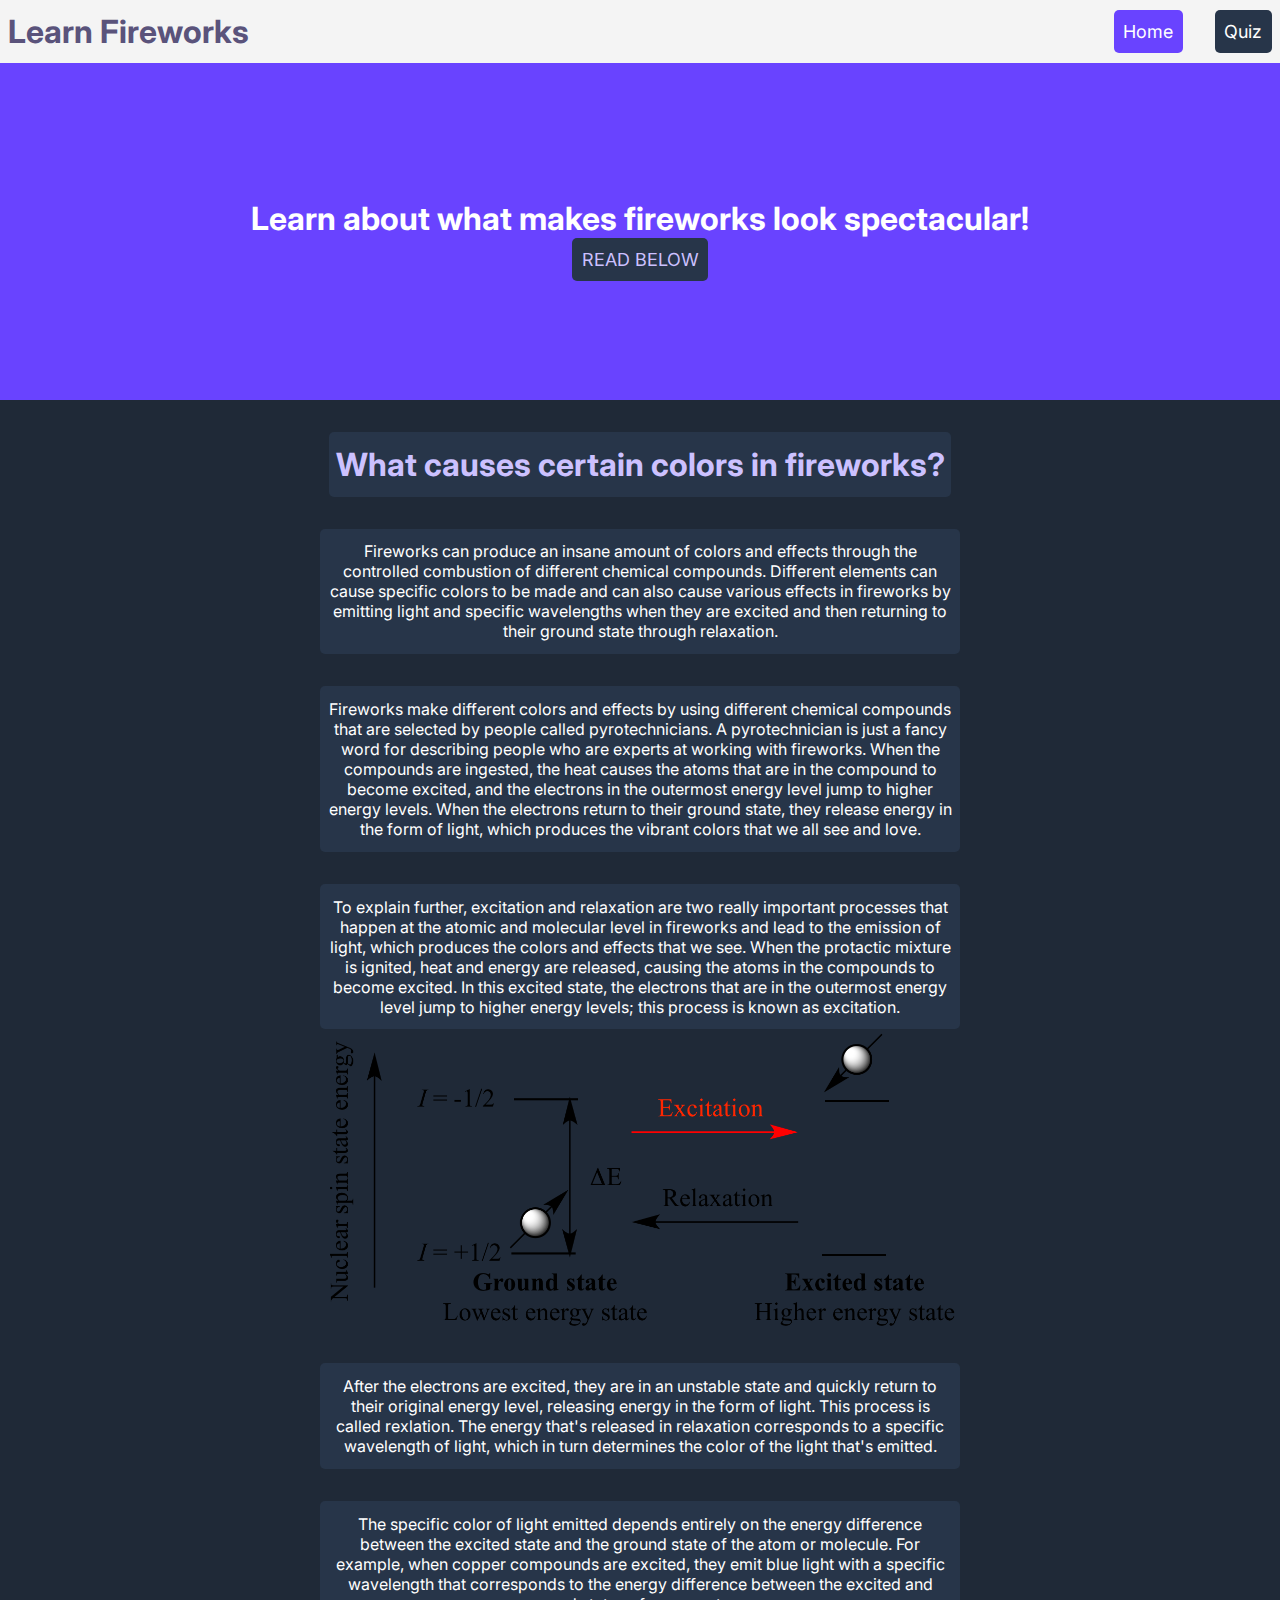
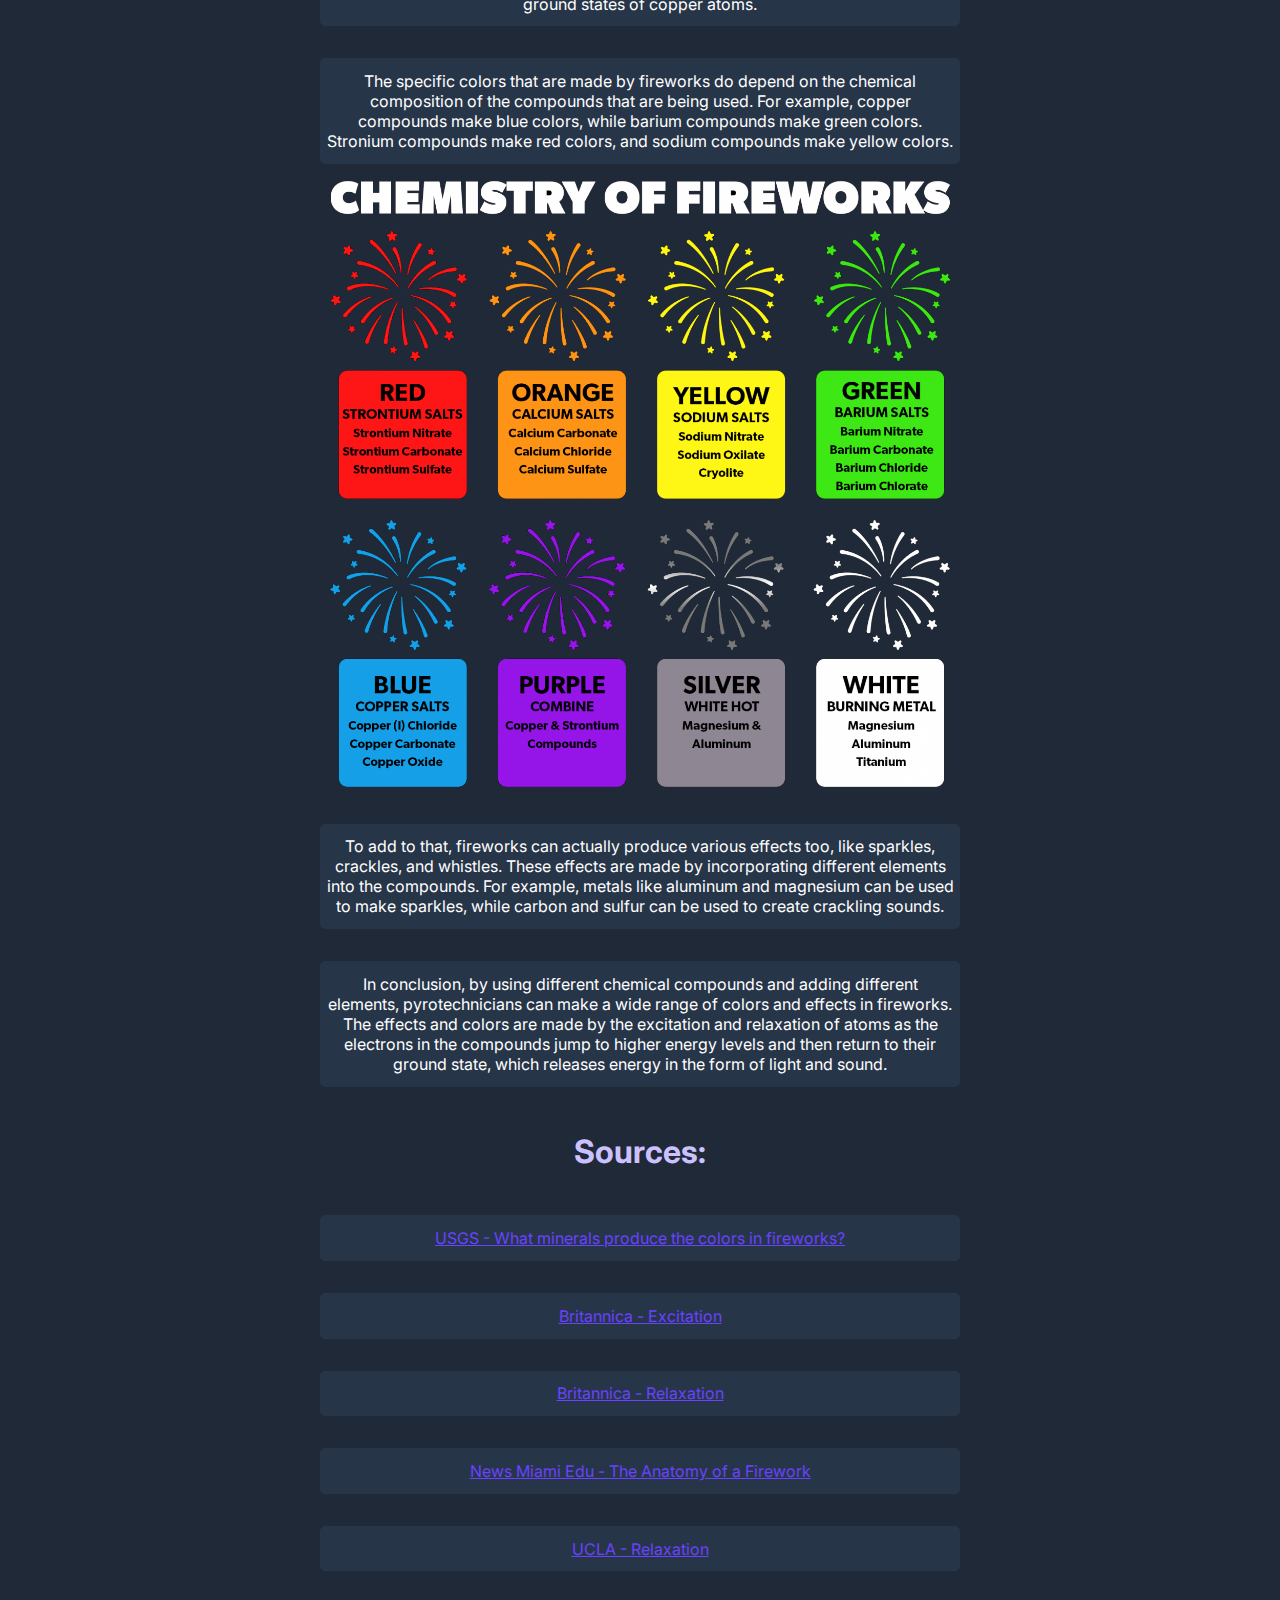
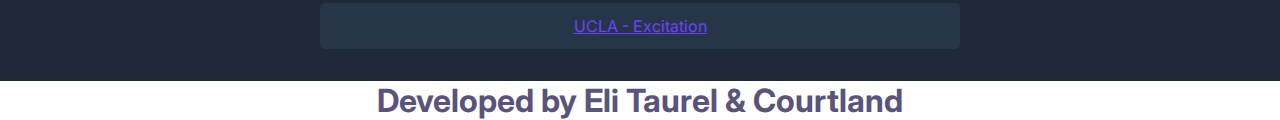
<file: index.html>
<!DOCTYPE html>
<html lang="en">
  <head>
    <meta charset="UTF-8" />
    <meta http-equiv="X-UA-Compatible" content="IE=edge" />
    <meta name="viewport" content="width=device-width, initial-scale=1.0" />
    <link rel="preconnect" href="https://fonts.googleapis.com" />
    <link rel="preconnect" href="https://fonts.gstatic.com" crossorigin />
    <link
      href="https://fonts.googleapis.com/css2?family=Inter:wght@300;400;500;600&family=Josefin+Sans:wght@500&family=Kavoon&display=swap"
      rel="stylesheet"
    />
    <title>Fireworks</title>
    <link href="style.css" rel="stylesheet" />
  </head>
  <body>
    <header>
      <h1>Learn Fireworks</h1>
      <div>
        <button type="button">Home</button>
        <button type="button"><a href="index2.html">Quiz</a></button> 
      </div>
    </header>
    <main>
      <section id="learn">
        <h1>Learn about what makes fireworks look spectacular!</h1>
        <button type="button"><a href="#down">READ BELOW</a></button>
      </section>
      <section id="information">
        <h1 id="down">What causes certain colors in fireworks?</h1>
        <div class="paragraphs">
          <p>
            Fireworks can produce an insane amount of colors and effects through
            the controlled combustion of different chemical compounds. Different
            elements can cause specific colors to be made and can also cause
            various effects in fireworks by emitting light and specific
            wavelengths when they are excited and then returning to their ground
            state through relaxation.
          </p>
          <p>
            Fireworks make different colors and effects by using different
            chemical compounds that are selected by people called
            pyrotechnicians. A pyrotechnician is just a fancy word for
            describing people who are experts at working with fireworks. When
            the compounds are ingested, the heat causes the atoms that are in
            the compound to become excited, and the electrons in the outermost
            energy level jump to higher energy levels. When the electrons return
            to their ground state, they release energy in the form of light,
            which produces the vibrant colors that we all see and love.
          </p>
          <p>
            To explain further, excitation and relaxation are two really
            important processes that happen at the atomic and molecular level in
            fireworks and lead to the emission of light, which produces the
            colors and effects that we see. When the protactic mixture is
            ignited, heat and energy are released, causing the atoms in the
            compounds to become excited. In this excited state, the electrons
            that are in the outermost energy level jump to higher energy levels;
            this process is known as excitation.
          </p>
          <img src="image1.png" />
          <p>
            After the electrons are excited, they are in an unstable state and
            quickly return to their original energy level, releasing energy in
            the form of light. This process is called rexlation. The energy
            that's released in relaxation corresponds to a specific wavelength
            of light, which in turn determines the color of the light that's
            emitted.
          </p>
          <p>
            The specific color of light emitted depends entirely on the energy
            difference between the excited state and the ground state of the
            atom or molecule. For example, when copper compounds are excited,
            they emit blue light with a specific wavelength that corresponds to
            the energy difference between the excited and ground states of
            copper atoms.
          </p>
          <p>
            The specific colors that are made by fireworks do depend on the
            chemical composition of the compounds that are being used. For
            example, copper compounds make blue colors, while barium compounds
            make green colors. Stronium compounds make red colors, and sodium
            compounds make yellow colors.
          </p>
          <img src="image2.png" />
          <p>
            To add to that, fireworks can actually produce various effects too,
            like sparkles, crackles, and whistles. These effects are made by
            incorporating different elements into the compounds. For example,
            metals like aluminum and magnesium can be used to make sparkles,
            while carbon and sulfur can be used to create crackling sounds.
          </p>
          <p>
            In conclusion, by using different chemical compounds and adding
            different elements, pyrotechnicians can make a wide range of colors
            and effects in fireworks. The effects and colors are made by the
            excitation and relaxation of atoms as the electrons in the compounds
            jump to higher energy levels and then return to their ground state,
            which releases energy in the form of light and sound.
          </p>
          <h1>Sources:</h1>
          <a
            href="https://www.usgs.gov/media/images/what-minerals-produce-colors-fireworks#:~:text=Mineral%20elements%20provide%20the%20color,blues%3B%20and%20sodium%20yields%20yellow."
            >USGS - What minerals produce the colors in fireworks?</a
          >
          <a href="https://www.britannica.com/science/excitation"
            >Britannica - Excitation</a
          >
          <a href="https://www.britannica.com/science/relaxation-phenomenon"
            >Britannica - Relaxation</a
          >
          <a
            href="https://news.miami.edu/stories/2018/06/the-anatomy-of-a-firework.html"
            >News Miami Edu - The Anatomy of a Firework</a
          >
          <a href="http://www.chem.ucla.edu/~harding/IGOC/R/relaxation.html"
            >UCLA - Relaxation</a
          >
          <a
            href="https://www.chem.ucla.edu/~harding/IGOC/E/excitation.html#:~:text=Excitation%3A%20The%20process%20of%20changing,I%20%3D%201%2D%2F2)."
            >UCLA - Excitation</a
          >
        </div>
      </section>
    </main>
    <footer>
      <h1>Developed by Eli Taurel & Courtland</h1>
    </footer>
  </body>
</html>
</file>
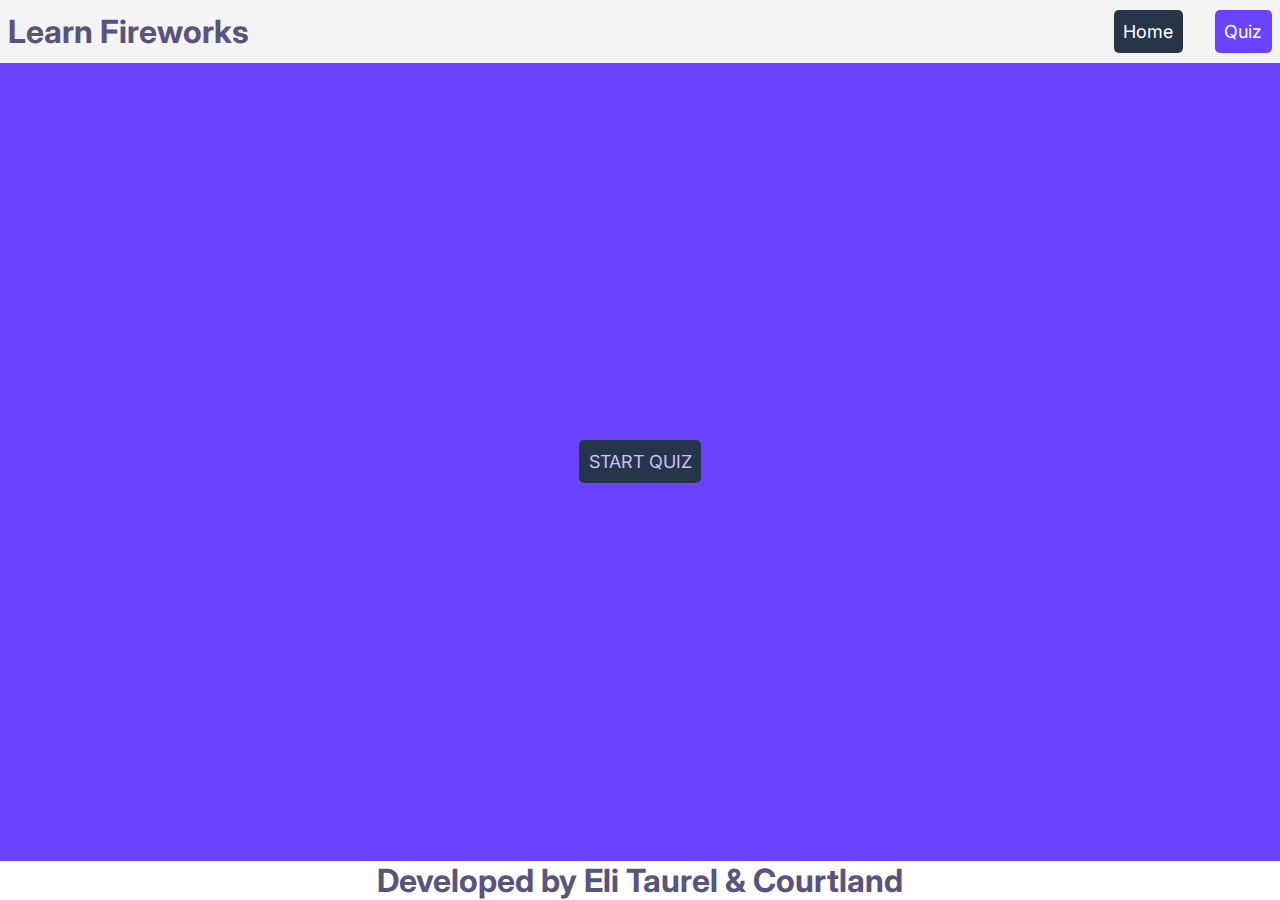
<file: index2.html>
<!DOCTYPE html>
<html lang="en">
  <head>
    <meta charset="UTF-8" />
    <meta http-equiv="X-UA-Compatible" content="IE=edge" />
    <meta name="viewport" content="width=device-width, initial-scale=1.0" />
    <link rel="preconnect" href="https://fonts.googleapis.com" />
    <link rel="preconnect" href="https://fonts.gstatic.com" crossorigin />
    <link
      href="https://fonts.googleapis.com/css2?family=Inter:wght@300;400;500;600&family=Josefin+Sans:wght@500&family=Kavoon&display=swap"
      rel="stylesheet"
    />
    <title>Fireworks</title>
    <link href="style2.css" rel="stylesheet" />
    <script src="script.js" defer></script>
  </head>
  <body>
    <header>
      <h1>Learn Fireworks</h1>
      <div>
        <button type="button"><a href="index.html">Home</a></button>
        <button type="button">Quiz</button> 
      </div>
    </header>
    <main>
      <button type="button" id="startQuiz">START QUIZ</button>
      <div class="containerQuestion"></div>
      <div class="containerQuestion"></div>
      <div class="containerQuestion"></div>
      <div class="containerQuestion"></div>
      <div class="containerQuestion"></div>
      <div class="containerQuestion"></div>
      <div class="containerQuestion"></div>
      <div class="containerQuestion"></div>
      <div class="containerQuestion"></div>
      <div class="containerQuestion"></div>
    </main>
    <footer>
      <h1>Developed by Eli Taurel & Courtland</h1>
    </footer>
  </body>
</html>
</file>
<file: style.css>
/* Default Styling Coded by Eli Taurel */
*,
*::before,
*::after {
    box-sizing: border-box;
    margin: 0;
    padding: 0;
    font-family: "Inter", sans-serif;
    text-align: center;
}

body { 
    height: 100vh;
}

html {
    scroll-behavior: smooth;
   }

img {
    width: 50%;
}

/* Header Styling */

header {
    display: flex;
    color: #5A537B;
    background: #F4F4F4;
    justify-content: space-between;
    align-items: center;
    padding: 0.6rem 0.5rem;
    position: fixed;
    width: 100%;
}

header div {
    display: flex;
    justify-content: center;
    align-items: center;
}

header a {
    color: white;
    text-decoration: none;
}

header button:first-of-type {
    margin-right: 2rem; 
    background: #6943FF;
    color: white;
}

header button:last-of-type:hover {
    background: #6943FF;
    color: white;
    cursor: pointer;
}

header button {
    display: flex;
    font-size: 18px;
    background: #273549;
    color: #CCC1FF;
    border: none;
    padding: 0.7rem 0.6rem;
    border-radius: 5px;
}

/* Section 1 Styling */

main {
    display: flex;
    flex-direction: column;
    align-items: center;
    justify-content: center;
}

main a {
    text-decoration: none;
}

#learn h1 {
    margin-top: 5rem;
    color: white;
}

#learn button a {
    font-size: 18px;
    color: #CCC1FF;
}

#learn button {
    background: #273549;
    border: none;
    padding: 0.7rem 0.6rem;
    border-radius: 5px;
}

#learn button:hover {
    background: white;
    cursor: pointer;
}

#learn {
    display: flex;
    flex-direction: column;
    align-items: center;
    justify-content: center;
    height: 25rem;
    background: #6943FF;
    width: 100%;
}   

/* Section 2 Styling */

#information {
    text-align: center;
    color: white;
    background: #1F2937;
    width: 100%;
    display: flex;
    flex-direction: column;
    align-items: center;
}

#information h1:first-child {
    margin-top: 2rem;
    padding: 0.8rem 0.4rem;
    border-radius: 5px;
    background: #273549;
    color: #CCC1FF;
}

#information .paragraphs h1 {
    margin-top: 2rem;
    padding: 0.8rem 0.4rem;
    color: #CCC1FF;
}

.paragraphs {
    display: flex;
    flex-direction: column;
    align-items: center;
    margin-top: 2rem;
}

#information p {
    padding: 0.8rem 0.4rem;
    border-radius: 5px;
    background: #273549;
    color: #FFFFFF;
    max-width: 50%;
}

#information p:not(:first-child),
#information a:not(:first-child) {
    margin-top: 2rem;
}

#information p:last-child {
    margin-bottom: 2rem;
}

.paragraphs a {
    text-decoration: underline;
    color: #6943FF;
    width: 50%;
    padding: 0.8rem 0.4rem;
    border-radius: 5px;
    background: #273549;
}

.paragraphs a:last-of-type {
    margin-bottom: 2rem;
}

/* Footer Stlying */ 

footer {
    background: #F4F4F4;
}

footer h1 {
    background: #FFFFFF;
    color: #5A537B;
}

/* Media Queries */

@media screen and (max-width: 700px) {
    #information p {
        max-width: 95%;
    }

    img {
        width: 95%;
    }
  }

@media screen and (max-width: 450px) {
    header {
        flex-direction: column;
    }
  }
</file>
<file: style2.css>
/* Default Styling Coded by Eli Taurel */
*,
*::before,
*::after {
    box-sizing: border-box;
    margin: 0;
    padding: 0;
    font-family: "Inter", sans-serif;
    text-align: center;
}

body { 
    height: 100vh;
    display: flex;
    flex-direction: column;
    justify-content: space-between;
}

html {
    scroll-behavior: smooth;
   }

img {
    width: 50%;
}

/* Header Styling */

header {
    display: flex;
    color: #5A537B;
    background: #F4F4F4;
    justify-content: space-between;
    align-items: center;
    padding: 0.6rem 0.5rem;
    width: 100%;
}

header div {
    display: flex;
    justify-content: center;
    align-items: center;
}

header a {
    color: white;
    text-decoration: none;
}

header button:first-of-type {
    margin-right: 2rem;
    color: white;
    cursor: pointer;
}

header button:last-of-type {
    background: #6943FF;
}

header button:first-of-type:hover {
    background: #6943FF;
    color: white;
}

header button {
    display: flex;
    font-size: 18px;
    background: #273549;
    color: white;
    border: none;
    padding: 0.7rem 0.6rem;
    border-radius: 5px;
}

/* Main Styling */

main {
    background: #6943FF;
    height: 100%;
    display: flex;
    flex-direction: column;
    align-items: center;
    justify-content: center;
}

main button {
    background: #273549;
    border: none;
    padding: 0.7rem 0.6rem;
    border-radius: 5px;
    font-size: 18px;
    color: #CCC1FF;
}

main button:hover {
    background: white;
    cursor: pointer;
}

h2 {
    color: white;
}



/* Footer Stlying */ 

footer {
    background: #F4F4F4;
}

footer h1 {
    background: #FFFFFF;
    color: #5A537B;
}

/* Media Queries */

@media screen and (max-width: 700px) {
    #information p {
        max-width: 95%;
    }

    img {
        width: 95%;
    }
  }

@media screen and (max-width: 450px) {
    header {
        flex-direction: column;
    }
  }
</file>
